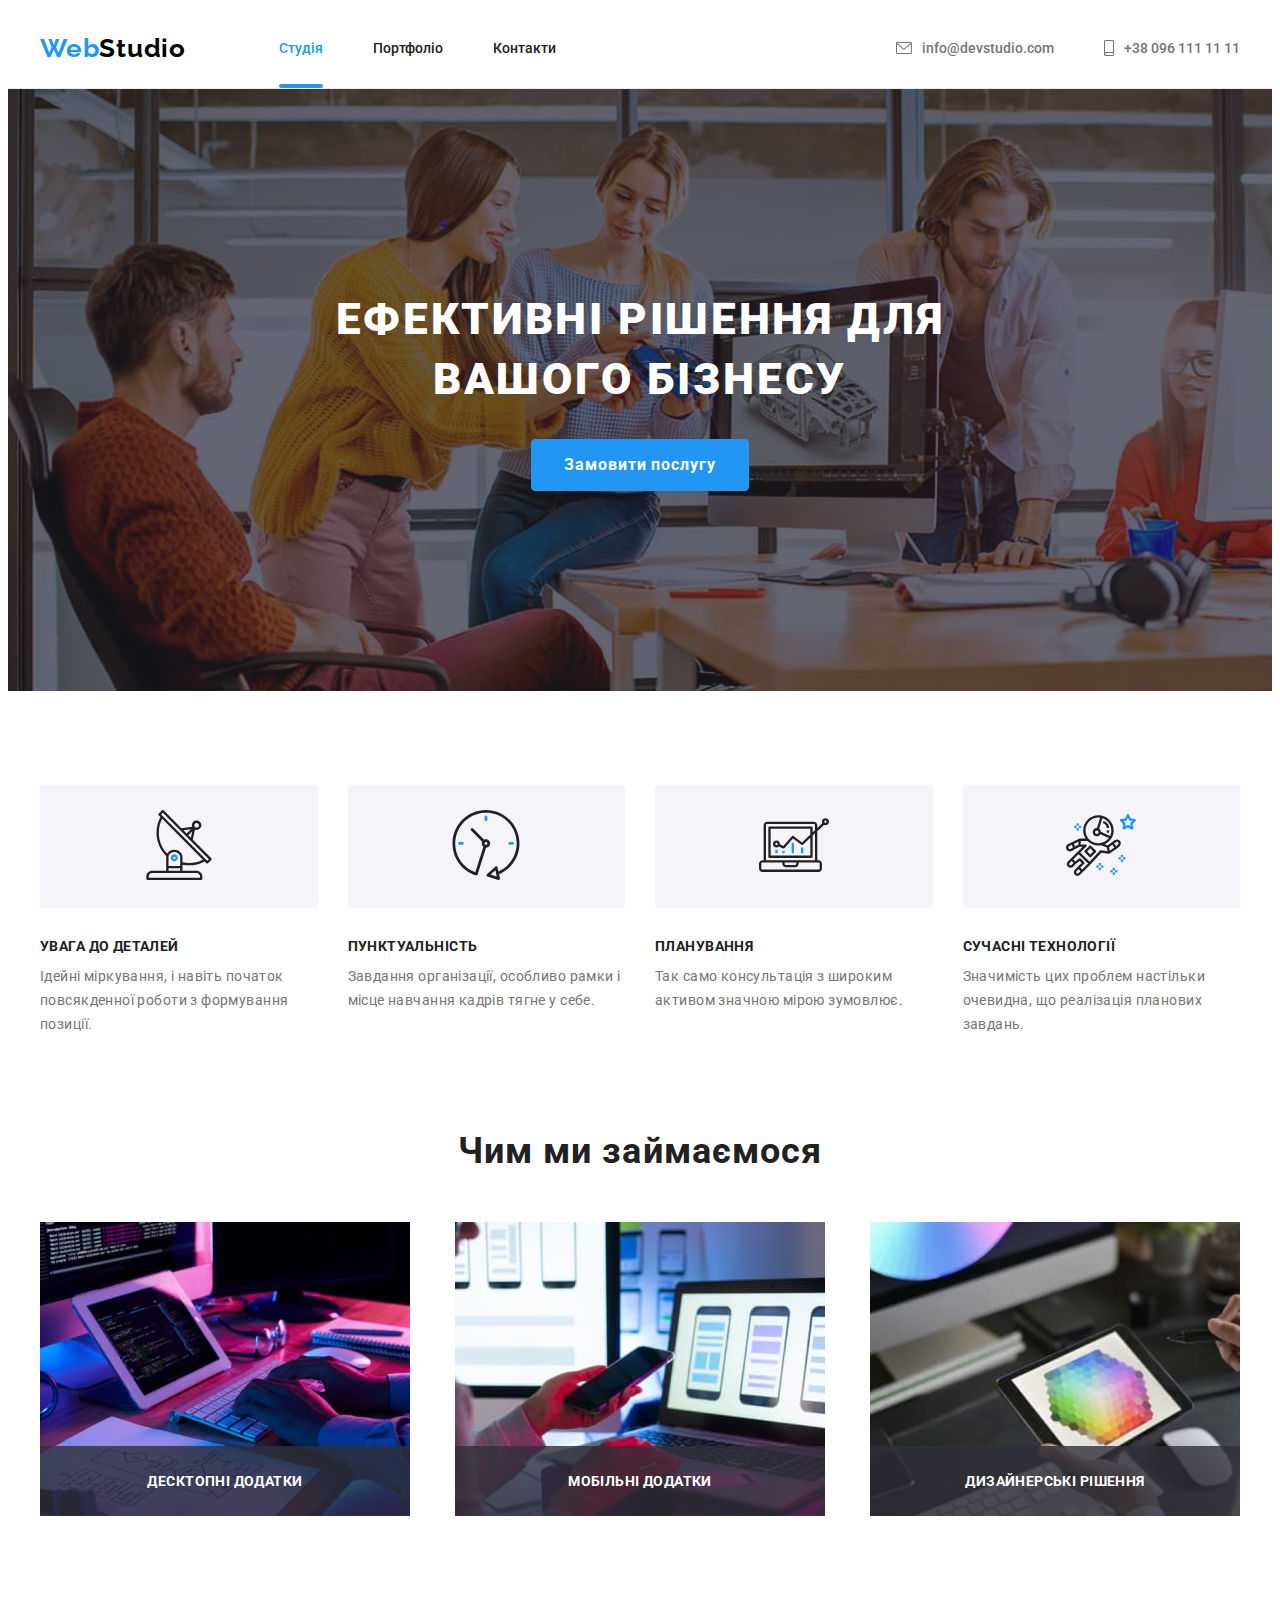
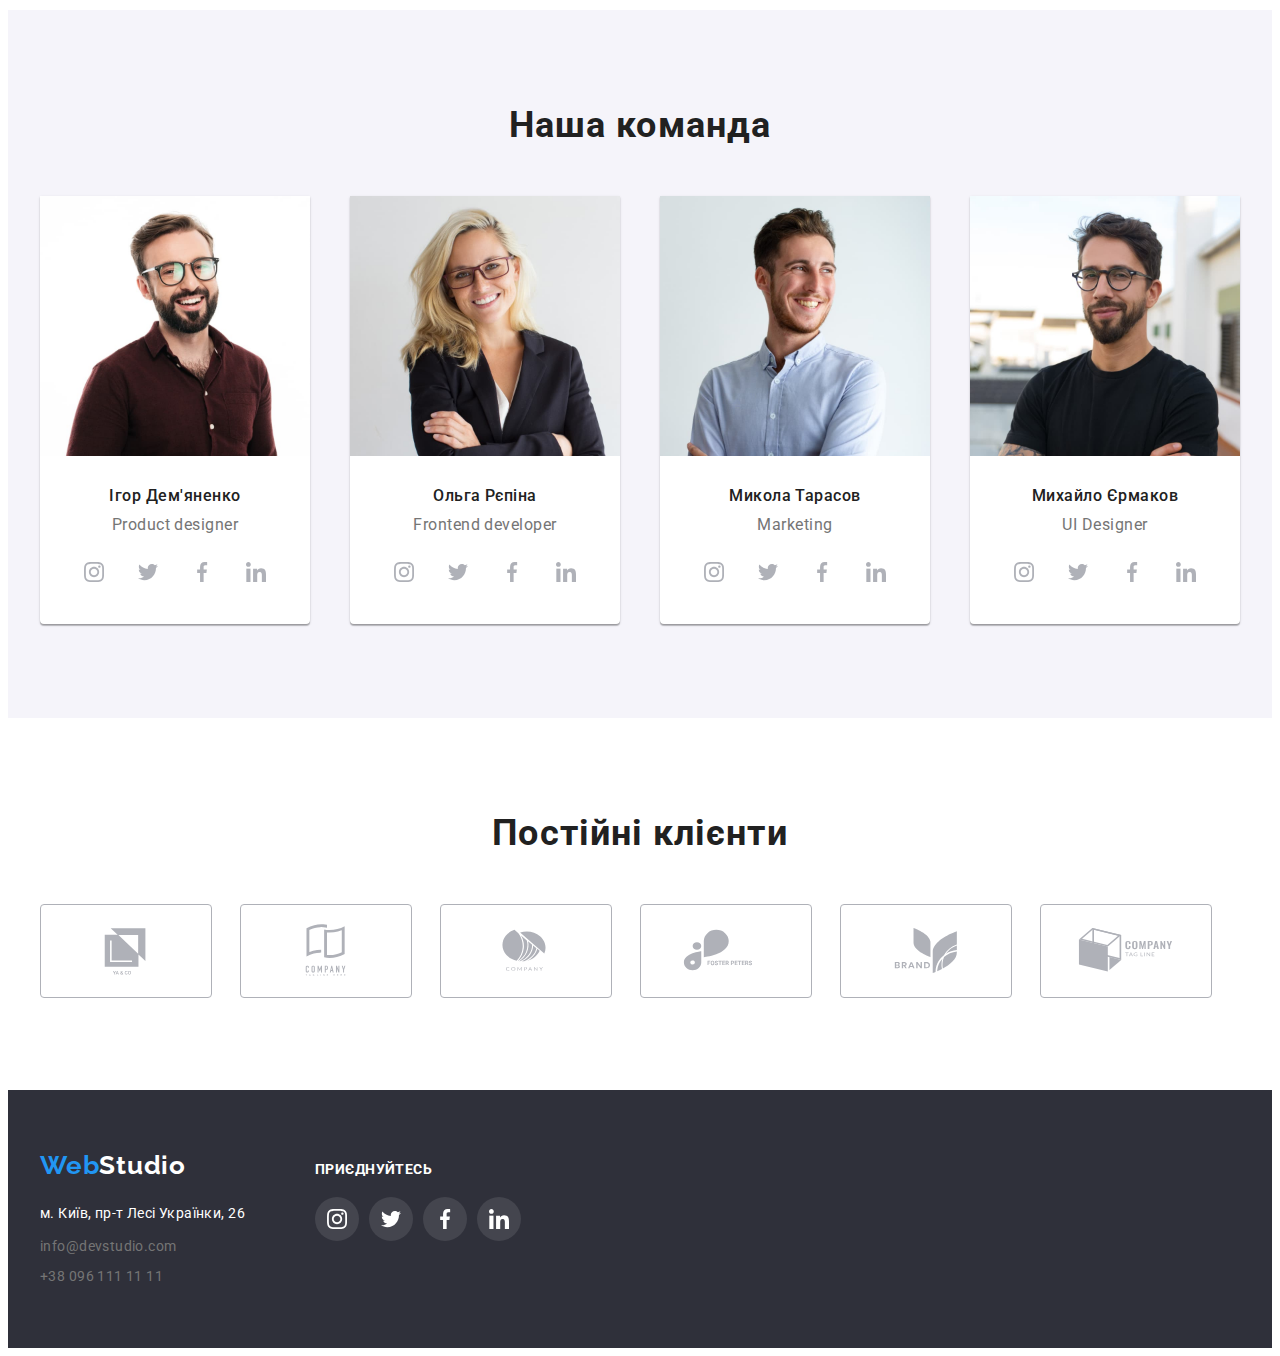
<file: index.html>
<!DOCTYPE html>
<html lang="uk">
  <head>
    <meta charset="UTF-8" />
    <meta http-equiv="X-UA-Compatible" content="IE=edge" />
    <meta name="viewport" content="width=device-width, initial-scale=1.0" />
    <link rel="preconnect" href="https://fonts.googleapis.com" />
    <link rel="preconnect" href="https://fonts.gstatic.com" crossorigin />
    <link
      href="https://fonts.googleapis.com/css2?family=Raleway:wght@700&family=Roboto:wght@400;500;700;900&display=swap"
      rel="stylesheet"
    />
    <link
      rel="stylesheet"
      href="https://cdnjs.cloudflare.com/ajax/libs/modern-normalize/1.1.0/modern-normalize.min.css"
      integrity="sha512-wpPYUAdjBVSE4KJnH1VR1HeZfpl1ub8YT/NKx4PuQ5NmX2tKuGu6U/JRp5y+Y8XG2tV+wKQpNHVUX03MfMFn9Q=="
      crossorigin="anonymous"
      referrerpolicy="no-referrer"
    />
    <link rel="stylesheet" href="./css/styles.css" />
    <title>Студія</title>
  </head>
  <body>
    <header class="header">
      <div class="container header-container">
        <nav class="header-nav">
          <a class="logo" href="./index.html">
            <span class="logo-web">Web</span>Studio
          </a>
          <ul class="list header-list">
            <li>
              <a class="header-links current" href="./index.html">Студія</a>
            </li>
            <li>
              <a class="header-links" href="./portfolio.html">Портфоліо</a>
            </li>
            <li><a class="header-links" href="#">Контакти</a></li>
          </ul>
        </nav>
        <ul class="list header-contacts">
          <li class="header-contacts-item">
            <a class="header-link-contacts" href="mailto:info@devstudio.com">
              <svg class="icon" width="16" height="12">
                <use href="./images/icons.svg#icon-envelope"></use></svg
              >info@devstudio.com
            </a>
          </li>
          <li class="header-contacts-item">
            <a class="header-link-contacts" href="tel:+380961111111">
              <svg class="icon" width="10" height="16">
                <use href="./images/icons.svg#icon-smartphone"></use></svg
              >+38 096 111 11 11
            </a>
          </li>
        </ul>
      </div>
    </header>
    <main>
      <section class="hero-section container">
        <h1 class="hero-title">Ефективні рішення для вашого бізнесу</h1>
        <button class="button" type="button" data-modal-open>
          Замовити послугу
        </button>
      </section>
      <section class="section">
        <div class="container">
          <h2 class="visually-hidden">Наші переваги</h2>
          <ul class="list features-list">
            <li class="features-item">
              <div class="features-icon">
                <svg width="70" height="70">
                  <use href="./images/icons.svg#icon-antenna"></use>
                </svg>
              </div>
              <h3 class="subtitle">Увага до деталей</h3>
              <p class="features">
                Ідейні міркування, і навіть початок повсякденної роботи з
                формування позиції.
              </p>
            </li>
            <li class="features-item">
              <div class="features-icon">
                <svg width="70" height="70">
                  <use href="./images/icons.svg#icon-clock"></use>
                </svg>
              </div>
              <h3 class="subtitle">Пунктуальність</h3>
              <p class="features">
                Завдання організації, особливо рамки і місце навчання кадрів
                тягне у себе.
              </p>
            </li>
            <li class="features-item">
              <div class="features-icon">
                <svg width="70" height="70">
                  <use href="./images/icons.svg#icon-diagram"></use>
                </svg>
              </div>
              <h3 class="subtitle">Планування</h3>
              <p class="features">
                Так само консультація з широким активом значною мірою зумовлює.
              </p>
            </li>
            <li class="features-item">
              <div class="features-icon">
                <svg width="70" height="70">
                  <use href="./images/icons.svg#icon-astronaut"></use>
                </svg>
              </div>
              <h3 class="subtitle">Сучасні технології</h3>
              <p class="features">
                Значимість цих проблем настільки очевидна, що реалізація
                планових завдань.
              </p>
            </li>
          </ul>
        </div>
      </section>
      <section class="section activity-section">
        <div class="container">
          <h2 class="title">Чим ми займаємося</h2>
          <ul class="list services-list">
            <li class="services-item">
              <img
                src="images/img-1.jpg"
                alt="Розробник набирає код веб-сайту відповідно до блок-схеми перед ним"
                width="370"
                height="294"
              />
              <div class="services-title">
                <p>Десктопні додатки</p>
              </div>
            </li>
            <li class="services-item">
              <img
                src="images/img-2.jpg"
                alt="На екрані ноутбука кілька варіантів розмітки сайту для мобільної версії"
                width="370"
                height="294"
              />
              <div class="services-title">
                <p>Мобільні додатки</p>
              </div>
            </li>
            <li class="services-item">
              <img
                src="images/img-3.jpg"
                alt="На планшеті відкрита палітра кольорів для дизайнера"
                width="370"
                height="294"
              />
              <div class="services-title">
                <p>Дизайнерські рішення</p>
              </div>
            </li>
          </ul>
        </div>
      </section>
      <section class="team-section section">
        <div class="container">
          <h2 class="title">Наша команда</h2>
          <ul class="list team-list">
            <li class="team-card">
              <img
                src="images/foto-pd.jpg"
                alt="Усміхнений чоловік шатен в окулярах в коричневій сорочці"
                width="270"
                height="260"
              />
              <div class="team-member">
                <h3 class="subtitle-team">Ігор Дем'яненко</h3>
                <p class="team-position">Product designer</p>
                <ul class="list social-list">
                  <li class="social-list-item">
                    <a class="social-link" href="#">
                      <svg width="20" height="20">
                        <use href="./images/icons.svg#icon-instagram"></use>
                      </svg>
                    </a>
                  </li>
                  <li class="social-list-item">
                    <a class="social-link" href="#">
                      <svg width="20" height="20">
                        <use href="./images/icons.svg#icon-twitter"></use></svg
                    ></a>
                  </li>
                  <li class="social-list-item">
                    <a class="social-link" href="#">
                      <svg width="20" height="20">
                        <use href="./images/icons.svg#icon-facebook"></use></svg
                    ></a>
                  </li>
                  <li class="social-list-item">
                    <a class="social-link" href="#">
                      <svg width="20" height="20">
                        <use href="./images/icons.svg#icon-linkedin"></use></svg
                    ></a>
                  </li>
                </ul>
              </div>
            </li>
            <li class="team-card">
              <img
                src="images/foto-fd.jpg"
                alt="Усміхнена білява жінка в окулярах в темному піджаку"
                width="270"
                height="260"
              />
              <div class="team-member">
                <h3 class="subtitle-team">Ольга Рєпіна</h3>
                <p class="team-position">Frontend developer</p>
                <ul class="list social-list">
                  <li class="social-list-item">
                    <a class="social-link" href="#">
                      <svg width="20" height="20">
                        <use href="./images/icons.svg#icon-instagram"></use>
                      </svg>
                    </a>
                  </li>
                  <li class="social-list-item">
                    <a class="social-link" href="#">
                      <svg width="20" height="20">
                        <use href="./images/icons.svg#icon-twitter"></use></svg
                    ></a>
                  </li>
                  <li class="social-list-item">
                    <a class="social-link" href="#">
                      <svg width="20" height="20">
                        <use href="./images/icons.svg#icon-facebook"></use></svg
                    ></a>
                  </li>
                  <li class="social-list-item">
                    <a class="social-link" href="#">
                      <svg width="20" height="20">
                        <use href="./images/icons.svg#icon-linkedin"></use></svg
                    ></a>
                  </li>
                </ul>
              </div>
            </li>
            <li class="team-card">
              <img
                src="images/foto-mrk.jpg"
                alt="Усміхнений русявий чоловік в світлій сорочці"
                width="270"
                height="260"
              />
              <div class="team-member">
                <h3 class="subtitle-team">Микола Тарасов</h3>
                <p class="team-position">Marketing</p>
                <ul class="list social-list">
                  <li class="social-list-item">
                    <a class="social-link" href="#">
                      <svg width="20" height="20">
                        <use href="./images/icons.svg#icon-instagram"></use>
                      </svg>
                    </a>
                  </li>
                  <li class="social-list-item">
                    <a class="social-link" href="#">
                      <svg width="20" height="20">
                        <use href="./images/icons.svg#icon-twitter"></use></svg
                    ></a>
                  </li>
                  <li class="social-list-item">
                    <a class="social-link" href="#">
                      <svg width="20" height="20">
                        <use href="./images/icons.svg#icon-facebook"></use></svg
                    ></a>
                  </li>
                  <li class="social-list-item">
                    <a class="social-link" href="#">
                      <svg width="20" height="20">
                        <use href="./images/icons.svg#icon-linkedin"></use></svg
                    ></a>
                  </li>
                </ul>
              </div>
            </li>
            <li class="team-card">
              <img
                src="images/foto-uid.jpg"
                alt="Чоловік брюнет в окулярах в чорній футболці"
                width="270"
                height="260"
              />
              <div class="team-member">
                <h3 class="subtitle-team">Михайло Єрмаков</h3>
                <p class="team-position">UI Designer</p>
                <ul class="list social-list">
                  <li class="social-list-item">
                    <a class="social-link" href="#">
                      <svg width="20" height="20">
                        <use href="./images/icons.svg#icon-instagram"></use>
                      </svg>
                    </a>
                  </li>
                  <li class="social-list-item">
                    <a class="social-link" href="#">
                      <svg width="20" height="20">
                        <use href="./images/icons.svg#icon-twitter"></use></svg
                    ></a>
                  </li>
                  <li class="social-list-item">
                    <a class="social-link" href="#">
                      <svg width="20" height="20">
                        <use href="./images/icons.svg#icon-facebook"></use></svg
                    ></a>
                  </li>
                  <li class="social-list-item">
                    <a class="social-link" href="#">
                      <svg width="20" height="20">
                        <use href="./images/icons.svg#icon-linkedin"></use></svg
                    ></a>
                  </li>
                </ul>
              </div>
            </li>
          </ul>
        </div>
      </section>
      <section class="section client-section">
        <div class="container">
          <h2 class="title">Постійні клієнти</h2>
          <ul class="list clients-list">
            <li class="clients-item">
              <a class="clients-link" href="#">
                <svg width="106" height="60">
                  <use href="./images/icons.svg#icon-Logo"></use>
                </svg>
              </a>
            </li>
            <li class="clients-item">
              <a class="clients-link" href="#">
                <svg width="106" height="60">
                  <use href="./images/icons.svg#icon-Logo-1"></use>
                </svg>
              </a>
            </li>
            <li class="clients-item">
              <a class="clients-link" href="#">
                <svg width="106" height="60">
                  <use href="./images/icons.svg#icon-Logo-2"></use>
                </svg>
              </a>
            </li>
            <li class="clients-item">
              <a class="clients-link" href="#">
                <svg width="106" height="60">
                  <use href="./images/icons.svg#icon-Logo-3"></use>
                </svg>
              </a>
            </li>
            <li class="clients-item">
              <a class="clients-link" href="#">
                <svg width="106" height="60">
                  <use href="./images/icons.svg#icon-Logo-4"></use>
                </svg>
              </a>
            </li>
            <li class="clients-item">
              <a class="clients-link" href="#">
                <svg width="106" height="60">
                  <use href="./images/icons.svg#icon-Logo-5"></use>
                </svg>
              </a>
            </li>
          </ul>
        </div>
      </section>
    </main>
    <footer class="footer">
      <div class="container footer-container">
        <div>
          <a class="logo-invert" href="./index.html">
            <span class="logo-web">Web</span>Studio
          </a>
          <address class="address">
            <ul class="list">
              <li>
                <a
                  class="footer-map"
                  href="https://goo.gl/maps/PqJ5Hchg2WttGpbe8"
                  target="_blank"
                  rel="noopener noreferrer nofollow"
                  >м. Київ, пр-т Лесі Українки, 26</a
                >
              </li>
              <li class="mail-link">
                <a class="footer-links" href="mailto:info@devstudio.com">
                  info@devstudio.com
                </a>
              </li>
              <li>
                <a class="footer-links" href="tel:+380961111111">
                  +38 096 111 11 11
                </a>
              </li>
            </ul>
          </address>
        </div>
        <div>
          <p class="footer-socials">Приєднуйтесь</p>
          <ul class="list social-list">
            <li class="social-list-item">
              <a class="footer-social-link" href="#">
                <svg width="20" height="20">
                  <use href="./images/icons.svg#icon-instagram"></use>
                </svg>
              </a>
            </li>
            <li class="social-list-item">
              <a class="footer-social-link" href="#">
                <svg width="20" height="20">
                  <use href="./images/icons.svg#icon-twitter"></use></svg
              ></a>
            </li>
            <li class="social-list-item">
              <a class="footer-social-link" href="#">
                <svg width="20" height="20">
                  <use href="./images/icons.svg#icon-facebook"></use></svg
              ></a>
            </li>
            <li class="social-list-item">
              <a class="footer-social-link" href="#">
                <svg width="20" height="20">
                  <use href="./images/icons.svg#icon-linkedin"></use></svg
              ></a>
            </li>
          </ul>
        </div>
      </div>
    </footer>

    <div class="backdrop is-hidden" data-modal>
      <div class="modal">
        <button class="button-close" type="button" data-modal-close>
          <svg width="18" height="18">
            <use href="./images/icons.svg#icon-close-black"></use>
          </svg>
        </button>
      </div>
    </div>
    <script src="./js/modal.js"></script>
  </body>
</html>
</file>
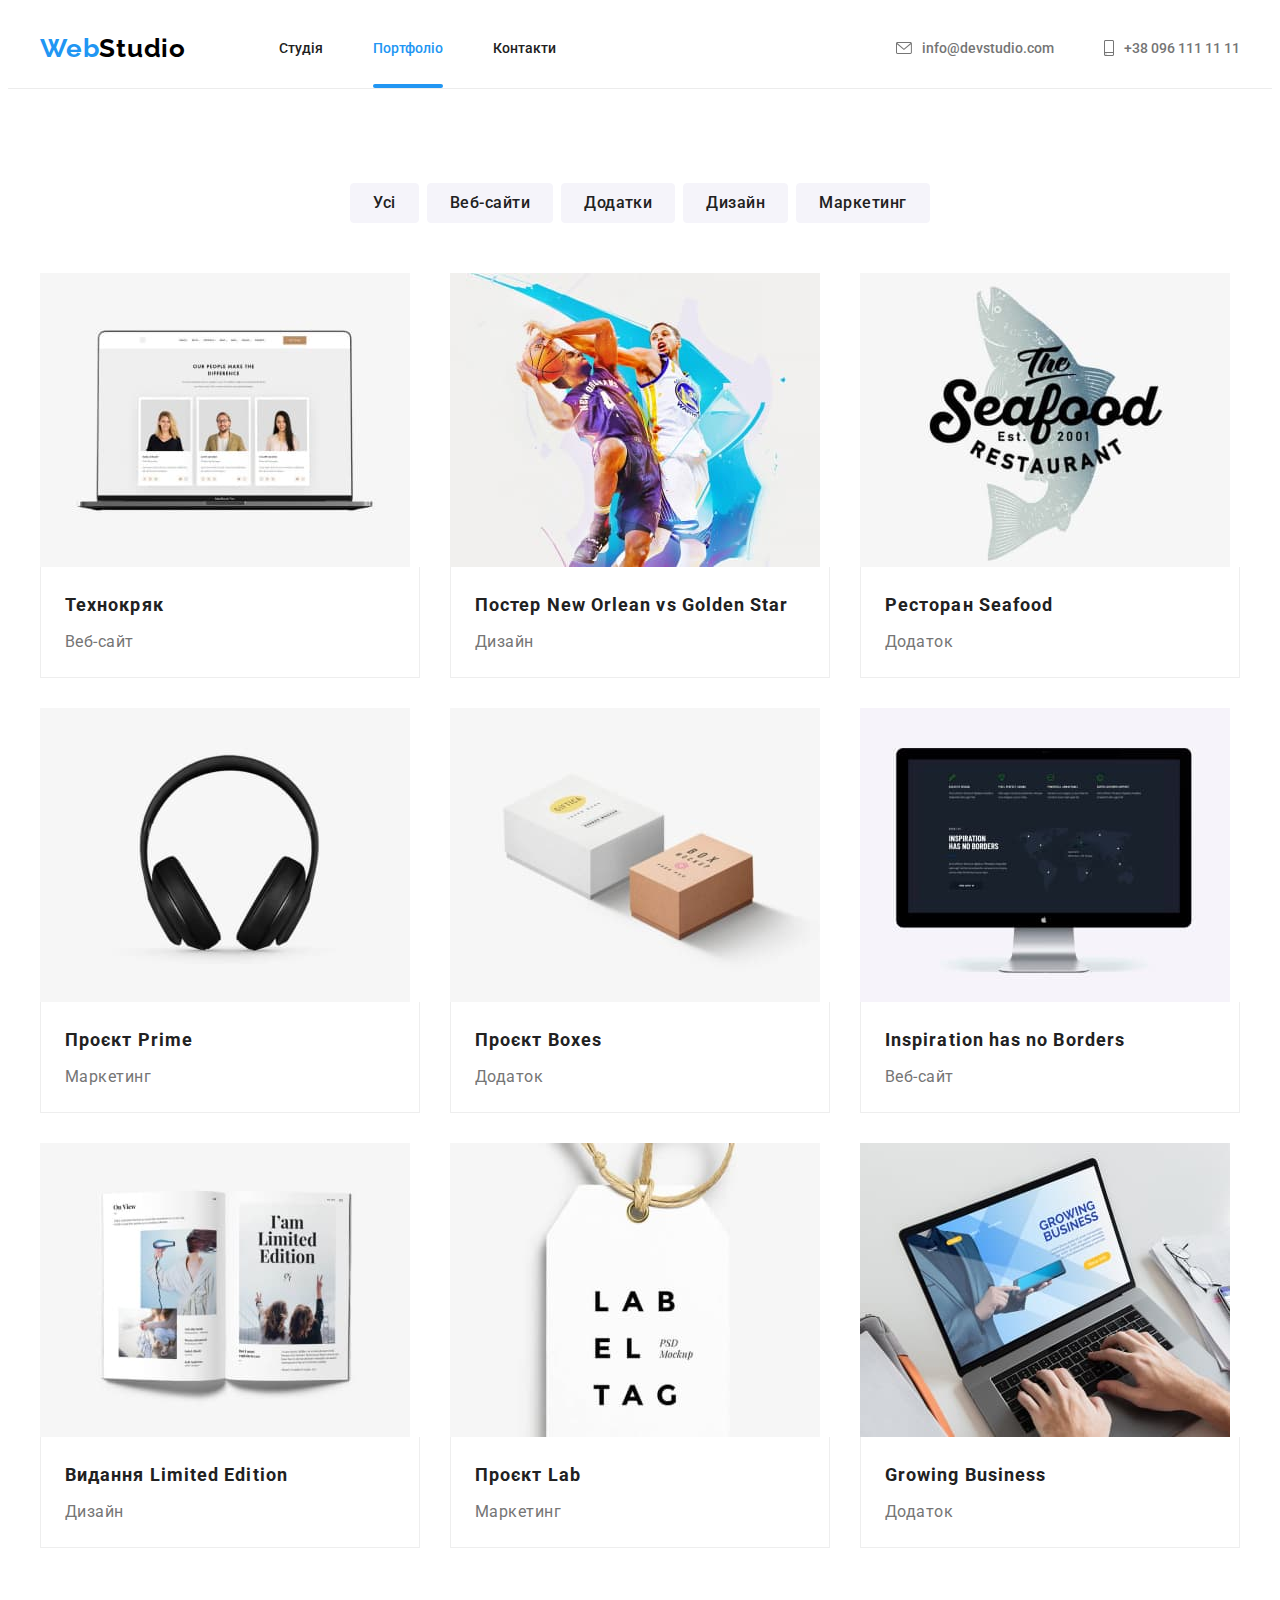
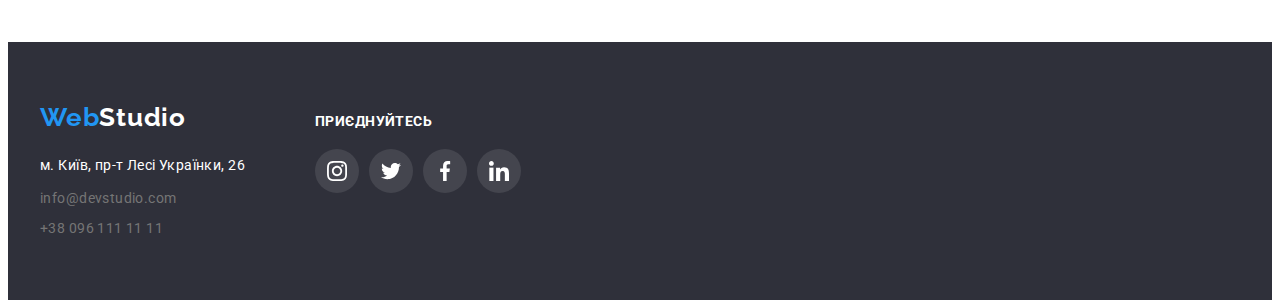
<file: portfolio.html>
<!DOCTYPE html>
<html lang="en">
  <head>
    <meta charset="UTF-8" />
    <meta http-equiv="X-UA-Compatible" content="IE=edge" />
    <meta name="viewport" content="width=device-width, initial-scale=1.0" />
    <link rel="preconnect" href="https://fonts.googleapis.com" />
    <link rel="preconnect" href="https://fonts.gstatic.com" crossorigin />
    <link
      href="https://fonts.googleapis.com/css2?family=Raleway:wght@700&family=Roboto:wght@400;500;700;900&display=swap"
      rel="stylesheet"
    />
    <link
      rel="stylesheet"
      href="https://cdnjs.cloudflare.com/ajax/libs/modern-normalize/1.1.0/modern-normalize.min.css"
      integrity="sha512-wpPYUAdjBVSE4KJnH1VR1HeZfpl1ub8YT/NKx4PuQ5NmX2tKuGu6U/JRp5y+Y8XG2tV+wKQpNHVUX03MfMFn9Q=="
      crossorigin="anonymous"
      referrerpolicy="no-referrer"
    />
    <link rel="stylesheet" href="./css/styles.css" />
    <title>Портфоліо</title>
  </head>
  <body>
    <header class="header">
      <div class="container header-container">
        <nav class="header-nav">
          <a class="logo" href="./index.html">
            <span class="logo-web">Web</span>Studio
          </a>
          <ul class="list header-list">
            <li>
              <a class="header-links" href="./index.html">Студія</a>
            </li>
            <li>
              <a class="header-links current" href="./portfolio.html"
                >Портфоліо</a
              >
            </li>
            <li><a class="header-links" href="#">Контакти</a></li>
          </ul>
        </nav>
        <ul class="list header-contacts">
          <li class="header-contacts-item">
            <a class="header-link-contacts" href="mailto:info@devstudio.com">
              <svg class="icon" width="16" height="12">
                <use href="./images/icons.svg#icon-envelope"></use></svg
              >info@devstudio.com
            </a>
          </li>
          <li class="header-contacts-item">
            <a class="header-link-contacts" href="tel:+380961111111">
              <svg class="icon" width="10" height="16">
                <use href="./images/icons.svg#icon-smartphone"></use></svg
              >+38 096 111 11 11
            </a>
          </li>
        </ul>
      </div>
    </header>
    <main>
      <section class="section">
        <div class="container">
          <h1 class="visually-hidden">Portfolio projects</h1>
          <ul class="list filter">
            <li><button type="button" class="filter-button">Усі</button></li>
            <li>
              <button type="button" class="filter-button">Веб-cайти</button>
            </li>
            <li>
              <button type="button" class="filter-button">Додатки</button>
            </li>
            <li>
              <button type="button" class="filter-button">Дизайн</button>
            </li>
            <li>
              <button type="button" class="filter-button">Маркетинг</button>
            </li>
          </ul>
          <ul class="list project-list">
            <li class="projects">
              <a class="project-link" href="#">
                <div class="project-item">
                  <img
                    src="images/img-project-1.jpg"
                    alt="Сторінка сайту з описом трьох експертів "
                    width="370"
                    height="294"
                  />
                  <div class="project-overlay">
                    <p>
                      Ресурс пропонує комплексні пропозиції з різним рівнем
                      функціоналу та сервісів. Все це дозволить відвідувачу
                      отримати вичерпні відомості про компанію чи приватну
                      особу.
                    </p>
                  </div>
                </div>
                <div class="project-card">
                  <h2 class="project-title">Технокряк</h2>
                  <p class="project-type">Веб-сайт</p>
                </div>
              </a>
            </li>
            <li class="projects">
              <a class="project-link" href="#">
                <div class="project-item">
                  <img
                    src="images/img-project-2.jpg"
                    alt="Два баскетболісти борються за м'яч"
                    width="370"
                    height="294"
                  />
                  <div class="project-overlay">
                    <p>
                      Lorem ipsum dolor sit, amet consectetur adipisicing elit.
                      Aliquam, officia.
                    </p>
                  </div>
                </div>
                <div class="project-card">
                  <h2 class="project-title">
                    Постер New Orlean vs Golden Star
                  </h2>
                  <p class="project-type">Дизайн</p>
                </div>
              </a>
            </li>
            <li class="projects">
              <a class="project-link" href="#">
                <div class="project-item">
                  <img
                    src="images/img-project-3.jpg"
                    alt="Логотип з назвою ресторану на фоні риби"
                    width="370"
                    height="294"
                  />
                  <div class="project-overlay">
                    <p>
                      Lorem ipsum dolor sit, amet consectetur adipisicing elit.
                      Aliquam, officia.
                    </p>
                  </div>
                </div>
                <div class="project-card">
                  <h2 class="project-title">Ресторан Seafood</h2>
                  <p class="project-type">Додаток</p>
                </div>
              </a>
            </li>
            <li class="projects">
              <a class="project-link" href="#">
                <div class="project-item">
                  <img
                    src="images/img-project-4.jpg"
                    alt="Навушники"
                    width="370"
                    height="294"
                  />
                  <div class="project-overlay">
                    <p>
                      Lorem ipsum dolor sit, amet consectetur adipisicing elit.
                      Aliquam, officia.
                    </p>
                  </div>
                </div>
                <div class="project-card">
                  <h2 class="project-title">Проєкт Prime</h2>
                  <p class="project-type">Маркетинг</p>
                </div>
              </a>
            </li>
            <li class="projects">
              <a class="project-link" href="#">
                <div class="project-item">
                  <img
                    src="images/img-project-5.jpg"
                    alt="Дві коробки біла і коричнева"
                    width="370"
                    height="294"
                  />
                  <div class="project-overlay">
                    <p>
                      Lorem ipsum dolor sit, amet consectetur adipisicing elit.
                      Aliquam, officia.
                    </p>
                  </div>
                </div>
                <div class="project-card">
                  <h2 class="project-title">Проєкт Boxes</h2>
                  <p class="project-type">Додаток</p>
                </div>
              </a>
            </li>
            <li class="projects">
              <a class="project-link" href="#">
                <div class="project-item">
                  <img
                    src="images/img-project-6.jpg"
                    alt="Сторінка сайту з картою світу"
                    width="370"
                    height="294"
                  />
                  <div class="project-overlay">
                    <p>
                      Lorem ipsum dolor sit, amet consectetur adipisicing elit.
                      Aliquam, officia.
                    </p>
                  </div>
                </div>
                <div class="project-card">
                  <h2 class="project-title">Inspiration has no Borders</h2>
                  <p class="project-type">Веб-сайт</p>
                </div>
              </a>
            </li>
            <li class="projects">
              <a class="project-link" href="#">
                <div class="project-item">
                  <img
                    src="images/img-project-7.jpg"
                    alt="Розгорнута книга"
                    width="370"
                    height="294"
                  />
                  <div class="project-overlay">
                    <p>
                      Lorem ipsum dolor sit, amet consectetur adipisicing elit.
                      Aliquam, officia.
                    </p>
                  </div>
                </div>
                <div class="project-card">
                  <h2 class="project-title">Видання Limited Edition</h2>
                  <p class="project-type">Дизайн</p>
                </div>
              </a>
            </li>
            <li class="projects">
              <a class="project-link" href="#">
                <div class="project-item">
                  <img
                    src="images/img-project-8.jpg"
                    alt="Бірка з текстом LAB EL TAG"
                    width="370"
                    height="294"
                  />
                  <div class="project-overlay">
                    <p>
                      Lorem ipsum dolor sit, amet consectetur adipisicing elit.
                      Aliquam, officia.
                    </p>
                  </div>
                </div>
                <div class="project-card">
                  <h2 class="project-title">Проєкт Lab</h2>
                  <p class="project-type">Маркетинг</p>
                </div>
              </a>
            </li>
            <li class="projects">
              <a class="project-link" href="#">
                <div class="project-item">
                  <img
                    src="images/img-project-9.jpg"
                    alt="Головна сторінка додатку Growing Business"
                    width="370"
                    height="294"
                  />
                  <div class="project-overlay">
                    <p>
                      Lorem ipsum dolor sit, amet consectetur adipisicing elit.
                      Aliquam, officia.
                    </p>
                  </div>
                </div>
                <div class="project-card">
                  <h2 class="project-title">Growing Business</h2>
                  <p class="project-type">Додаток</p>
                </div>
              </a>
            </li>
          </ul>
        </div>
      </section>
    </main>
    <footer class="footer">
      <div class="container footer-container">
        <div>
          <a class="logo-invert" href="./index.html">
            <span class="logo-web">Web</span>Studio
          </a>
          <address class="address">
            <ul class="list">
              <li>
                <a
                  class="footer-map"
                  href="https://goo.gl/maps/PqJ5Hchg2WttGpbe8"
                  target="_blank"
                  rel="noopener noreferrer nofollow"
                  >м. Київ, пр-т Лесі Українки, 26</a
                >
              </li>
              <li class="mail-link">
                <a class="footer-links" href="mailto:info@devstudio.com">
                  info@devstudio.com
                </a>
              </li>
              <li>
                <a class="footer-links" href="tel:+380961111111">
                  +38 096 111 11 11
                </a>
              </li>
            </ul>
          </address>
        </div>
        <div>
          <p class="footer-socials">Приєднуйтесь</p>
          <ul class="list social-list">
            <li class="social-list-item">
              <a class="footer-social-link" href="#">
                <svg width="20" height="20">
                  <use href="./images/icons.svg#icon-instagram"></use>
                </svg>
              </a>
            </li>
            <li class="social-list-item">
              <a class="footer-social-link" href="#">
                <svg width="20" height="20">
                  <use href="./images/icons.svg#icon-twitter"></use></svg
              ></a>
            </li>
            <li class="social-list-item">
              <a class="footer-social-link" href="#">
                <svg width="20" height="20">
                  <use href="./images/icons.svg#icon-facebook"></use></svg
              ></a>
            </li>
            <li class="social-list-item">
              <a class="footer-social-link" href="#">
                <svg width="20" height="20">
                  <use href="./images/icons.svg#icon-linkedin"></use></svg
              ></a>
            </li>
          </ul>
        </div>
      </div>
    </footer>
  </body>
</html>
</file>
<file: css/styles.css>
:root {
  --color-main: #757575;
  --color-accent: #2196f3;
  --color-logo-studio: #000;
  --color-title: #212121;
  --color-invert: #fff;
  --color-hero: #c4c4c4;
  --color-button: #f5f4fa;
  --color-border: #eee;
  --color-border-header: #ececec;
  --color-active: #188ce8;
  --color-light: #afb1b8;
  --color-dark: #2f303a;
  --color-light-dark: rgba(255, 255, 255, 0.1);
}

h1,
h2,
h3,
h4,
h5,
h6,
p {
  margin-top: 0;
  margin-bottom: 0;
}

img {
  display: block;
  max-width: 100%;
  height: auto;
}

body {
  font-family: "Roboto";
  font-size: 14px;
  color: var(--color-main);
  background-color: var(--color-invert);
}

.list {
  list-style: none;
  padding-left: 0;
  margin: 0;
}

.container {
  margin-left: auto;
  margin-right: auto;
  max-width: 1200px;
  padding-left: 15px;
  padding-right: 15px;
}

.header {
  border-bottom: 1px solid var(--color-border-header);
}

.header-container {
  display: flex;
  justify-content: space-between;
}

.header-links,
.header-link-contacts {
  display: block;
  padding: 32px 0;
}

.header-nav,
.header-list,
.header-contacts {
  display: flex;
  align-items: center;
}

.header-nav {
  gap: 93px;
}

.header-list,
.header-contacts {
  gap: 50px;
}

.logo {
  font-family: "Raleway", sans-serif;
  font-size: 26px;
  font-weight: 700;
  line-height: calc(30.52 / 26);
  color: var(--color-logo-studio);
  letter-spacing: 0.03em;
  text-decoration: none;
  align-items: center;
}

.logo-web {
  color: var(--color-accent);
}

.header-links {
  position: relative;
  color: var(--color-title);
  text-decoration: none;
  font-weight: 500;
  transition: color 250ms cubic-bezier(0.4, 0, 0.2, 1);
}

.header-links:hover,
.header-links:focus {
  color: var(--color-accent);
}

.header-link-contacts {
  display: flex;
  align-items: center;
  justify-content: center;
  gap: 10px;
  color: var(--color-main);
  text-decoration: none;
  font-weight: 500;
  transition: color 250ms cubic-bezier(0.4, 0, 0.2, 1);
}

.header-link-contacts:hover,
.header-link-contacts:focus {
  color: var(--color-accent);
}

.current {
  color: var(--color-accent);
}

.current::after {
  display: block;
  content: "";
  background-color: var(--color-accent);
  position: absolute;
  width: 100%;
  height: 4px;
  left: 0;
  bottom: 0;
  border-radius: 2px;
}

.icon {
  fill: currentColor;
  transition: fill 250ms cubic-bezier(0.4, 0, 0.2, 1);
}

.icon:hover {
  fill: currentColor;
}

.section {
  padding: 94px 0px;
}

.hero-section {
  padding: 200px 0;
  max-width: 1600px;
  background-color: var(--color-hero);
  background-image: linear-gradient(
      rgba(47, 48, 58, 0.4),
      rgba(47, 48, 58, 0.4)
    ),
    url("../images/img-hero.jpg");
  background-repeat: no-repeat;
  background-size: cover;
  text-align: center;
}

.hero-title {
  margin-left: auto;
  margin-right: auto;
  max-width: 696px;
  margin-bottom: 30px;
  color: var(--color-invert);
  font-weight: 900;
  font-size: 44px;
  line-height: calc(60 / 44);
  text-align: center;
  letter-spacing: 0.06em;
  text-transform: uppercase;
}

.button {
  padding: 10px 32px;
  font-family: inherit;
  font-weight: 700;
  font-size: 16px;
  line-height: calc(30 / 16);
  text-align: center;
  letter-spacing: 0.06em;
  color: var(--color-invert);
  background-color: var(--color-accent);
  border: 1px solid var(--color-accent);
  border-radius: 4px;
  cursor: pointer;
  transition: background-color 250ms cubic-bezier(0.4, 0, 0.2, 1);
}

.button:hover,
.button:focus {
  background-color: var(--color-active);
}

.visually-hidden {
  position: absolute;
  white-space: nowrap;
  width: 1px;
  height: 1px;
  overflow: hidden;
  border: 0;
  padding: 0;
  clip: rect(0 0 0 0);
  clip-path: inset(50%);
  margin: -1px;
}

.features-list,
.services-list,
.team-list {
  display: flex;
  justify-content: space-between;
  gap: 30px;
}

.features-item {
  width: calc((100% - 30px) / 4);
}

.features-icon {
  padding: 25px 0;
  margin-bottom: 30px;
  text-align: center;
  background: var(--color-button);
  border-radius: 4px;
}

.activity-section {
  padding-top: 0;
}

.title {
  font-weight: 700;
  font-size: 36px;
  line-height: calc(42 / 36);
  text-align: center;
  letter-spacing: 0.03em;
  color: var(--color-title);
  margin-bottom: 50px;
}

.subtitle {
  font-weight: 700;
  font-size: 14px;
  line-height: calc(16 / 14);
  letter-spacing: 0.03em;
  text-transform: uppercase;
  color: var(--color-title);
  margin-bottom: 10px;
}

.services-item {
  position: relative;
}

.services-title {
  position: absolute;
  bottom: 0;
  left: 0;
  width: 100%;
  padding: 27px 0;
  font-weight: 700;
  font-size: 14px;
  line-height: calc(16 / 14);
  letter-spacing: 0.03em;
  text-align: center;
  text-transform: uppercase;
  color: var(--color-invert);
  background-color: rgba(47, 48, 58, 0.8);
}

.features {
  line-height: calc(24 / 14);
  letter-spacing: 0.03em;
}

.team-section {
  background-color: var(--color-button);
}

.team-card {
  background-color: var(--color-invert);
  border-radius: 0px 0px 4px 4px;
  box-shadow: 0px 1px 3px rgba(0, 0, 0, 0.12), 0px 1px 1px rgba(0, 0, 0, 0.14),
    0px 2px 1px rgba(0, 0, 0, 0.2);
}

.team-member {
  padding: 30px 32px;
}

.subtitle-team {
  margin-bottom: 10px;
  font-weight: 500;
  font-size: 16px;
  line-height: calc(19 / 16);
  text-align: center;
  letter-spacing: 0.03em;
  color: var(--color-title);
}

.team-position {
  margin-bottom: 16px;
  font-size: 16px;
  line-height: calc(19 / 16);
  text-align: center;
  letter-spacing: 0.03em;
}

.social-list {
  display: flex;
  align-items: center;
  gap: 10px;
}

.social-list-item {
  height: 44px;
  width: 44px;
}

.social-link {
  display: flex;
  align-items: center;
  justify-content: center;
  border-radius: 50%;
  text-decoration: none;
  fill: var(--color-light);
  width: 100%;
  height: 100%;
  transition: fill 250ms cubic-bezier(0.4, 0, 0.2, 1);
  transition: background-color 250ms cubic-bezier(0.4, 0, 0.2, 1);
}

.social-link:hover,
.footer-social-link:hover {
  background-color: var(--color-accent);
  fill: var(--color-invert);
}

.clients-list {
  display: flex;
  align-items: center;
  gap: 30px;
}

.clients-item {
  height: 92px;
  width: 170px;
}

.clients-link {
  display: flex;
  align-items: center;
  justify-content: center;
  text-decoration: none;
  border: 1px solid var(--color-light);
  border-radius: 4px;
  fill: var(--color-light);
  width: 100%;
  height: 100%;
  transition: fill 250ms cubic-bezier(0.4, 0, 0.2, 1);
  transition: border-color 250ms cubic-bezier(0.4, 0, 0.2, 1);
}

.clients-link:hover {
  border-color: var(--color-accent);
  fill: var(--color-accent);
}

.footer {
  padding: 60px 0px;
  background-color: var(--color-dark);
}

.footer-container {
  display: flex;
  align-items: baseline;
  gap: 70px;
}

.logo-invert {
  color: var(--color-invert);
  font-family: "Raleway", sans-serif;
  font-size: 26px;
  font-weight: 700;
  line-height: calc(31 / 26);
  letter-spacing: 0.03em;
  text-decoration: none;
}

.address {
  margin-top: 20px;
}

.footer-links,
.footer-map {
  color: var(--color-main);
  text-decoration: none;
  font-style: normal;
  line-height: calc(24 / 14);
  letter-spacing: 0.03em;
  transition: fill 250ms cubic-bezier(0.4, 0, 0.2, 1);
  transition: background-color 250ms cubic-bezier(0.4, 0, 0.2, 1);
}

.mail-link {
  margin-top: 9px;
  margin-bottom: 6px;
}

.footer-map {
  color: var(--color-invert);
  transition: color 250ms cubic-bezier(0.4, 0, 0.2, 1);
}

.footer-links:hover,
.footer-links:focus,
.footer-map:hover,
.footer-map:focus {
  color: var(--color-accent);
}

.footer-socials {
  font-weight: 700;
  font-size: 14px;
  line-height: calc(16 / 14);
  letter-spacing: 0.03em;
  text-transform: uppercase;
  color: var(--color-invert);
  margin-bottom: 20px;
}

.footer-social-link {
  display: flex;
  align-items: center;
  justify-content: center;
  border-radius: 50%;
  text-decoration: none;
  width: 100%;
  height: 100%;
  fill: var(--color-invert);
  background-color: var(--color-light-dark);
  transition: fill 250ms cubic-bezier(0.4, 0, 0.2, 1);
  transition: background-color 250ms cubic-bezier(0.4, 0, 0.2, 1);
}

.filter-button {
  padding: 6px 22px;
  font-family: inherit;
  font-weight: 500;
  font-size: 16px;
  line-height: calc(26 / 16);
  text-align: center;
  letter-spacing: 0.03em;
  color: var(--color-title);
  background-color: var(--color-button);
  border-radius: 4px;
  border: 1px solid var(--color-button);
  cursor: pointer;
  box-shadow: none;
  transition: color 250ms cubic-bezier(0.4, 0, 0.2, 1);
  transition: background-color 250ms cubic-bezier(0.4, 0, 0.2, 1);
  transition: border 250ms cubic-bezier(0.4, 0, 0.2, 1);
  transition: box-shadow 250ms cubic-bezier(0.4, 0, 0.2, 1);
}

.filter-button:hover,
.filter-button:focus {
  background-color: var(--color-accent);
  color: var(--color-invert);
  border: 1px solid var(--color-accent);
  box-shadow: 0px 3px 1px rgba(0, 0, 0, 0.1), 0px 1px 2px rgba(0, 0, 0, 0.08),
    0px 2px 2px rgba(0, 0, 0, 0.12);
}

.project-title {
  margin-bottom: 4px;
  font-weight: 700;
  font-size: 18px;
  line-height: calc(36 / 18);
  letter-spacing: 0.06em;
  color: var(--color-title);
}

.project-type {
  font-size: 16px;
  line-height: calc(30 / 16);
  letter-spacing: 0.03em;
  color: var(--color-main);
}

.filter {
  display: flex;
  justify-content: center;
  gap: 8px;
  margin-bottom: 50px;
}

.project-list {
  display: flex;
  flex-wrap: wrap;
  gap: 30px;
}

.projects {
  flex-basis: calc((100% - 60px) / 3);
}

.project-link {
  display: block;
  text-decoration: none;
  transition: box-shadow 250ms cubic-bezier(0.4, 0, 0.2, 1);
}

.project-link:hover,
.project-link:focus {
  box-shadow: 0px 1px 1px rgba(0, 0, 0, 0.12), 0px 4px 4px rgba(0, 0, 0, 0.06),
    1px 4px 6px rgba(0, 0, 0, 0.16);
}

.project-card {
  padding: 20px 24px;
  border-left: 1px solid var(--color-border);
  border-bottom: 1px solid var(--color-border);
  border-right: 1px solid var(--color-border);
}

.project-item {
  position: relative;
  overflow: hidden;
}

.project-overlay {
  position: absolute;
  top: 0;
  left: 0;
  padding: 63px 24px;
  width: 100%;
  height: 100%;
  background-color: rgba(33, 150, 243, 0.9);
  font-weight: inherit;
  font-size: 18px;
  line-height: calc(24 / 18);
  letter-spacing: 0.03em;
  color: var(--color-invert);
  transform: translateY(100%);
  transition: transform 250ms cubic-bezier(0.4, 0, 0.2, 1);
}

.project-link:hover .project-overlay {
  transform: translateY(0);
}

.backdrop {
  position: fixed;
  top: 0;
  left: 0;
  width: 100%;
  height: 100%;
  background-color: rgba(0, 0, 0, 0.2);
  opacity: 1;
  transition: opacity 250ms cubic-bezier(0.4, 0, 0.2, 1);
}

.modal {
  position: absolute;
  top: 50%;
  left: 50%;
   width: 100%;
  max-width: 528px;
  height: 100%;
  max-height: 581px;
  background-color: var(--color-invert);
  box-shadow: 0px 1px 3px rgba(0, 0, 0, 0.12), 0px 1px 1px rgba(0, 0, 0, 0.14),
    0px 2px 1px rgba(0, 0, 0, 0.2);
  border-radius: 4px;
  opacity: 1;
  transform: translate(-50%, -50%) scale(1) skew(0);
  transition: transform 250ms cubic-bezier(0.4, 0, 0.2, 1),
  opacity 250ms cubic-bezier(0.4, 0, 0.2, 1);
  }

  .backdrop.is-hidden {
  opacity: 0;
  visibility: hidden;
  pointer-events: none;
  }

  .backdrop.is-hidden .modal{
transform: translate(-50%, -50%) scale(0.1) skew(80deg);
opacity: 0;
  }

.button-close {
  position: absolute;
  display: flex;
  justify-content: center;
  align-items: center;
  width: 30px;
  height: 30px;
  top: 8px;
  right: 8px;
  background-color: var(--color-invert);
  border: 1px solid rgba(0, 0, 0, 0.1);
  border-radius: 50%;
  cursor: pointer;
}
</file>
